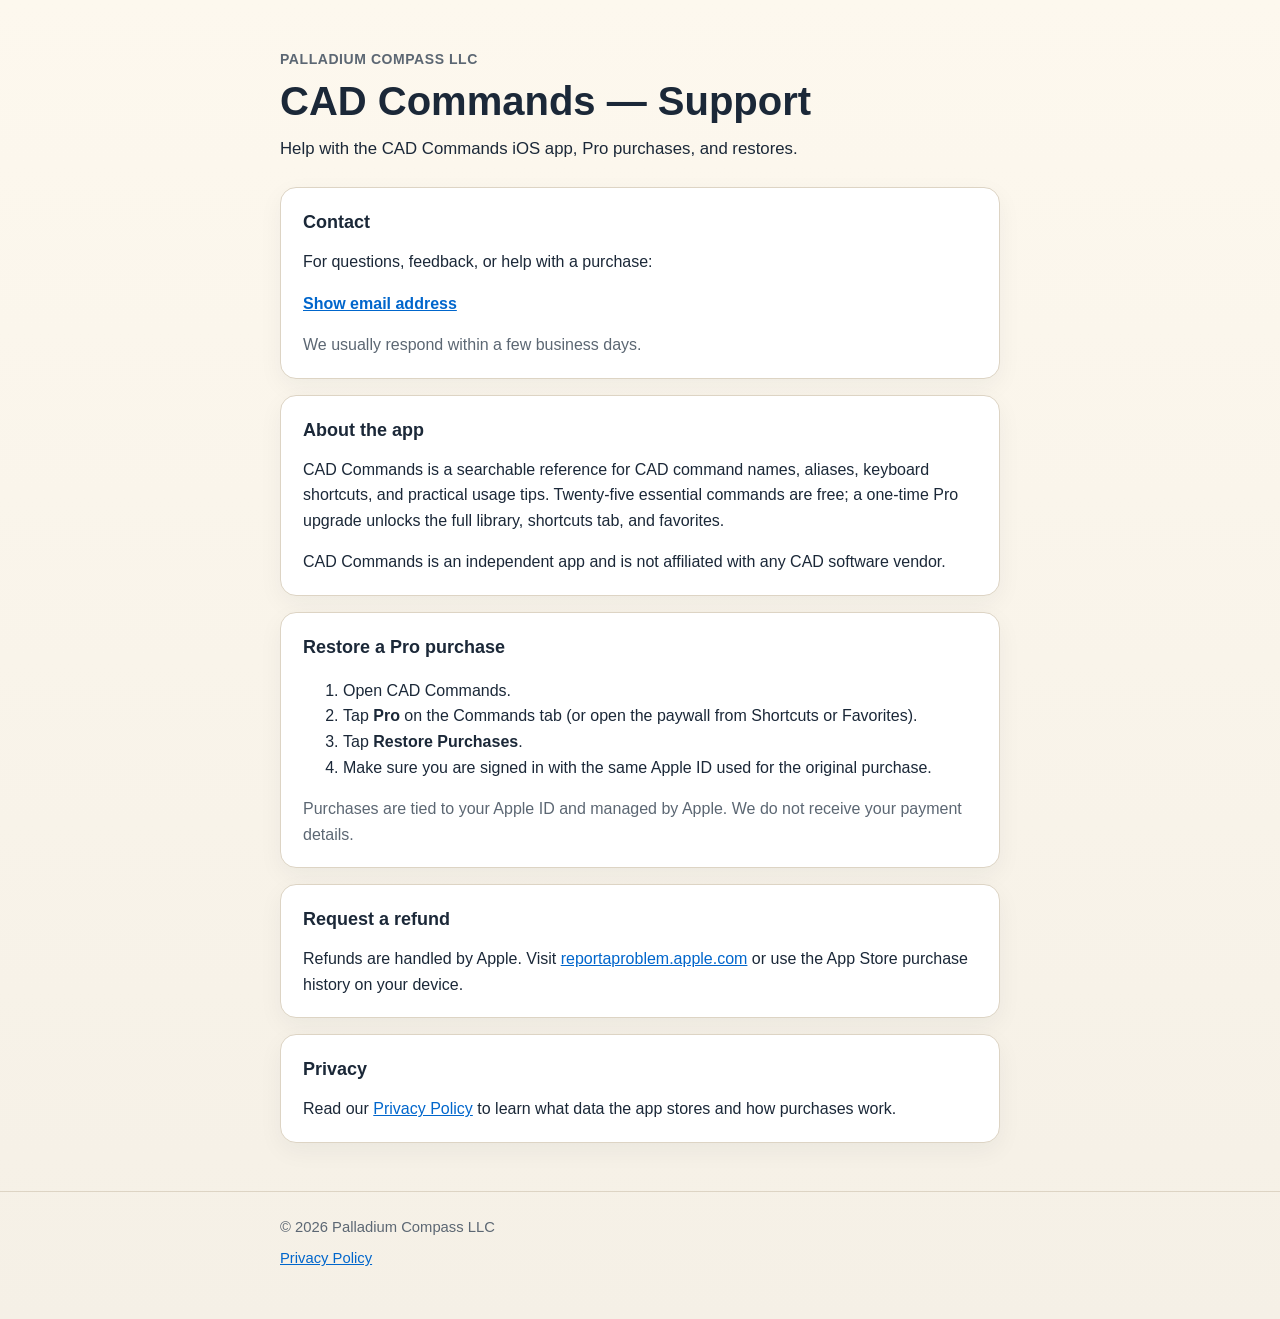
<file: docs/index.html>
<!DOCTYPE html>
<html lang="en">
<head>
  <meta charset="utf-8">
  <meta name="viewport" content="width=device-width, initial-scale=1">
  <title>Support — CAD Commands</title>
  <link rel="stylesheet" href="style.css">
</head>
<body>
  <header class="site-header">
    <div class="container">
      <p class="eyebrow">Palladium Compass LLC</p>
      <h1>CAD Commands — Support</h1>
      <p class="lede">Help with the CAD Commands iOS app, Pro purchases, and restores.</p>
    </div>
  </header>

  <main class="container">
    <section class="card" id="contact">
      <h2>Contact</h2>
      <p>For questions, feedback, or help with a purchase:</p>
      <p>
        <button type="button" class="link-button" id="reveal-email">Show email address</button>
        <span id="email-display" hidden></span>
      </p>
      <p class="muted">We usually respond within a few business days.</p>
    </section>

    <section class="card">
      <h2>About the app</h2>
      <p>
        CAD Commands is a searchable reference for CAD command names, aliases, keyboard shortcuts,
        and practical usage tips. Twenty-five essential commands are free; a one-time Pro upgrade
        unlocks the full library, shortcuts tab, and favorites.
      </p>
      <p>
        CAD Commands is an independent app and is not affiliated with any CAD software vendor.
      </p>
    </section>

    <section class="card">
      <h2>Restore a Pro purchase</h2>
      <ol>
        <li>Open CAD Commands.</li>
        <li>Tap <strong>Pro</strong> on the Commands tab (or open the paywall from Shortcuts or Favorites).</li>
        <li>Tap <strong>Restore Purchases</strong>.</li>
        <li>Make sure you are signed in with the same Apple ID used for the original purchase.</li>
      </ol>
      <p class="muted">
        Purchases are tied to your Apple ID and managed by Apple. We do not receive your payment details.
      </p>
    </section>

    <section class="card">
      <h2>Request a refund</h2>
      <p>
        Refunds are handled by Apple. Visit
        <a href="https://reportaproblem.apple.com" rel="noopener noreferrer">reportaproblem.apple.com</a>
        or use the App Store purchase history on your device.
      </p>
    </section>

    <section class="card">
      <h2>Privacy</h2>
      <p>
        Read our <a href="privacy.html">Privacy Policy</a> to learn what data the app stores and how purchases work.
      </p>
    </section>
  </main>

  <footer class="site-footer">
    <div class="container">
      <p>© <span id="year"></span> Palladium Compass LLC</p>
      <p><a href="privacy.html">Privacy Policy</a></p>
    </div>
  </footer>

  <script src="contact.js"></script>
</body>
</html>
</file>
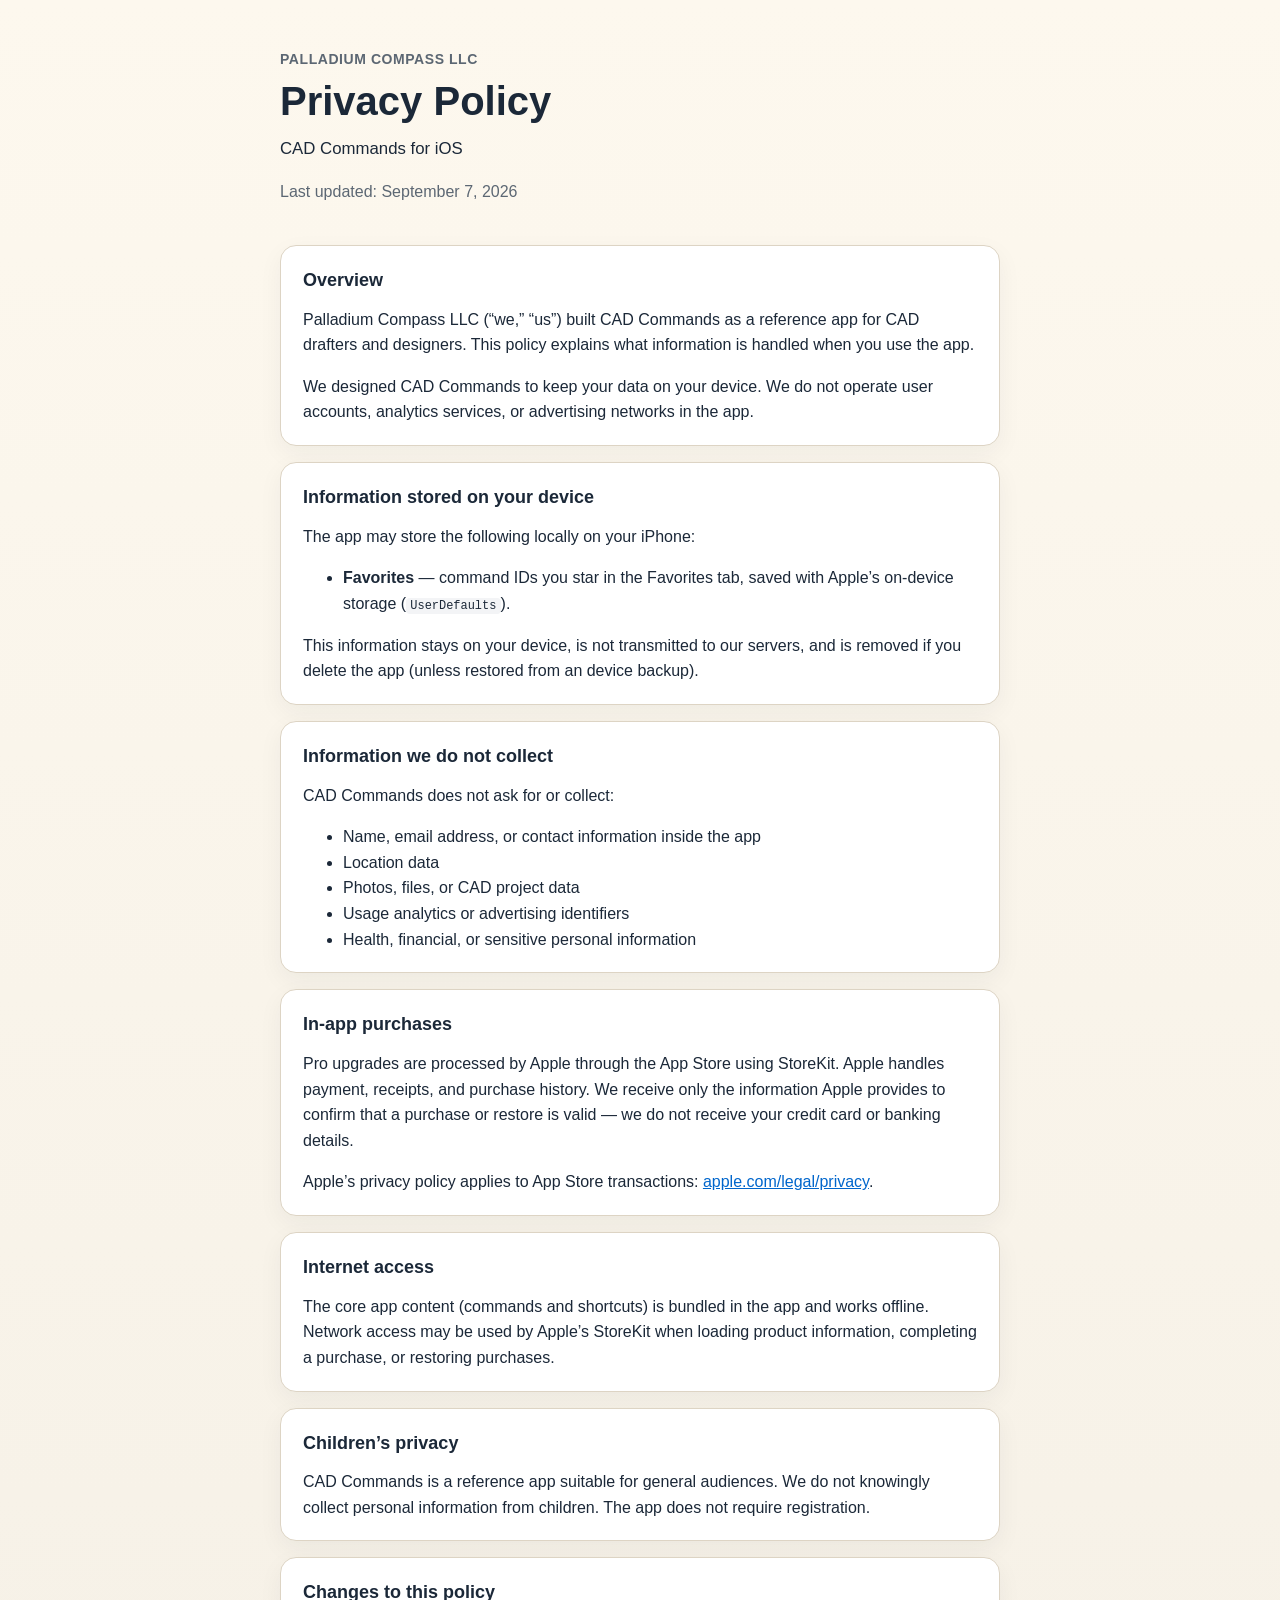
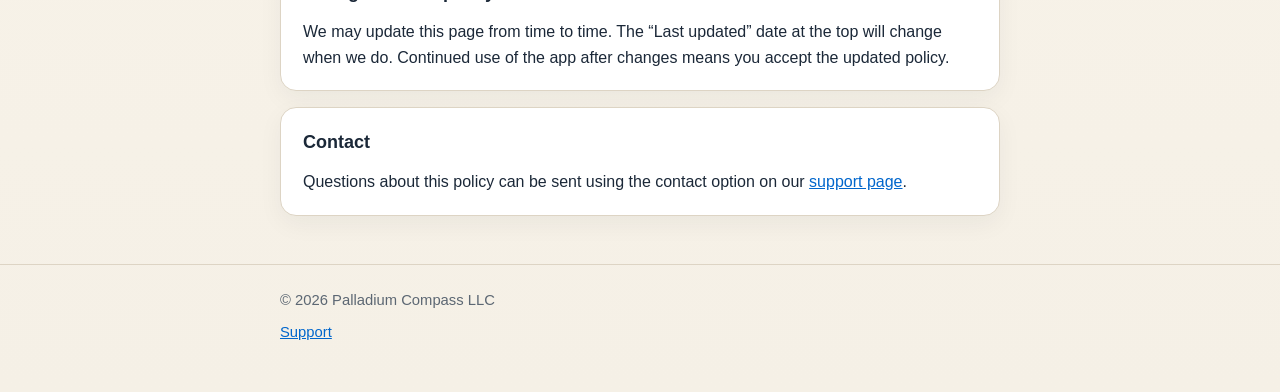
<file: docs/privacy.html>
<!DOCTYPE html>
<html lang="en">
<head>
  <meta charset="utf-8">
  <meta name="viewport" content="width=device-width, initial-scale=1">
  <title>Privacy Policy — CAD Commands</title>
  <link rel="stylesheet" href="style.css">
</head>
<body>
  <header class="site-header">
    <div class="container">
      <p class="eyebrow">Palladium Compass LLC</p>
      <h1>Privacy Policy</h1>
      <p class="lede">CAD Commands for iOS</p>
      <p class="muted">Last updated: September 7, 2026</p>
    </div>
  </header>

  <main class="container">
    <section class="card">
      <h2>Overview</h2>
      <p>
        Palladium Compass LLC (“we,” “us”) built CAD Commands as a reference app for CAD drafters and designers.
        This policy explains what information is handled when you use the app.
      </p>
      <p>
        We designed CAD Commands to keep your data on your device. We do not operate user accounts,
        analytics services, or advertising networks in the app.
      </p>
    </section>

    <section class="card">
      <h2>Information stored on your device</h2>
      <p>The app may store the following locally on your iPhone:</p>
      <ul>
        <li><strong>Favorites</strong> — command IDs you star in the Favorites tab, saved with Apple’s on-device storage (<code>UserDefaults</code>).</li>
      </ul>
      <p>
        This information stays on your device, is not transmitted to our servers, and is removed if you delete the app
        (unless restored from an device backup).
      </p>
    </section>

    <section class="card">
      <h2>Information we do not collect</h2>
      <p>CAD Commands does not ask for or collect:</p>
      <ul>
        <li>Name, email address, or contact information inside the app</li>
        <li>Location data</li>
        <li>Photos, files, or CAD project data</li>
        <li>Usage analytics or advertising identifiers</li>
        <li>Health, financial, or sensitive personal information</li>
      </ul>
    </section>

    <section class="card">
      <h2>In-app purchases</h2>
      <p>
        Pro upgrades are processed by Apple through the App Store using StoreKit.
        Apple handles payment, receipts, and purchase history. We receive only the information Apple provides
        to confirm that a purchase or restore is valid — we do not receive your credit card or banking details.
      </p>
      <p>
        Apple’s privacy policy applies to App Store transactions:
        <a href="https://www.apple.com/legal/privacy/" rel="noopener noreferrer">apple.com/legal/privacy</a>.
      </p>
    </section>

    <section class="card">
      <h2>Internet access</h2>
      <p>
        The core app content (commands and shortcuts) is bundled in the app and works offline.
        Network access may be used by Apple’s StoreKit when loading product information, completing a purchase,
        or restoring purchases.
      </p>
    </section>

    <section class="card">
      <h2>Children’s privacy</h2>
      <p>
        CAD Commands is a reference app suitable for general audiences. We do not knowingly collect personal
        information from children. The app does not require registration.
      </p>
    </section>

    <section class="card">
      <h2>Changes to this policy</h2>
      <p>
        We may update this page from time to time. The “Last updated” date at the top will change when we do.
        Continued use of the app after changes means you accept the updated policy.
      </p>
    </section>

    <section class="card">
      <h2>Contact</h2>
      <p>
        Questions about this policy can be sent using the contact option on our
        <a href="index.html#contact">support page</a>.
      </p>
    </section>
  </main>

  <footer class="site-footer">
    <div class="container">
      <p>© <span id="year"></span> Palladium Compass LLC</p>
      <p><a href="index.html">Support</a></p>
    </div>
  </footer>

  <script src="contact.js"></script>
</body>
</html>
</file>
<file: docs/style.css>
:root {
  color-scheme: light;
  --bg: #f5f0e6;
  --card: #ffffff;
  --text: #1b2838;
  --muted: #5c6773;
  --accent: #0066cc;
  --border: #ddd4c4;
}

* {
  box-sizing: border-box;
}

body {
  margin: 0;
  font-family: -apple-system, BlinkMacSystemFont, "Segoe UI", Roboto, Helvetica, Arial, sans-serif;
  line-height: 1.6;
  color: var(--text);
  background: linear-gradient(180deg, #fdf8ee 0%, var(--bg) 100%);
}

a {
  color: var(--accent);
}

.container {
  width: min(720px, calc(100% - 32px));
  margin: 0 auto;
}

.site-header {
  padding: 48px 0 24px;
}

.eyebrow {
  margin: 0 0 8px;
  font-size: 0.875rem;
  font-weight: 600;
  letter-spacing: 0.04em;
  text-transform: uppercase;
  color: var(--muted);
}

h1 {
  margin: 0 0 12px;
  font-size: clamp(2rem, 5vw, 2.5rem);
  line-height: 1.15;
}

h2 {
  margin: 0 0 12px;
  font-size: 1.125rem;
}

.lede {
  margin: 0;
  font-size: 1.05rem;
}

.muted {
  color: var(--muted);
}

main {
  padding-bottom: 32px;
}

.card {
  background: var(--card);
  border: 1px solid var(--border);
  border-radius: 16px;
  padding: 20px 22px;
  margin-bottom: 16px;
  box-shadow: 0 8px 24px rgba(27, 40, 56, 0.05);
}

.card p,
.card li {
  margin-top: 0;
}

.card p:last-child,
.card ul:last-child,
.card ol:last-child {
  margin-bottom: 0;
}

code {
  font-size: 0.92em;
  background: #f3f4f6;
  padding: 0.1em 0.35em;
  border-radius: 4px;
}

.site-footer {
  padding: 24px 0 40px;
  border-top: 1px solid var(--border);
  color: var(--muted);
  font-size: 0.925rem;
}

.site-footer p {
  margin: 0 0 8px;
}

.link-button {
  appearance: none;
  border: none;
  background: transparent;
  color: var(--accent);
  padding: 0;
  font: inherit;
  font-weight: 600;
  cursor: pointer;
  text-decoration: underline;
}

#email-display {
  display: inline-block;
  margin-left: 4px;
}
</file>
